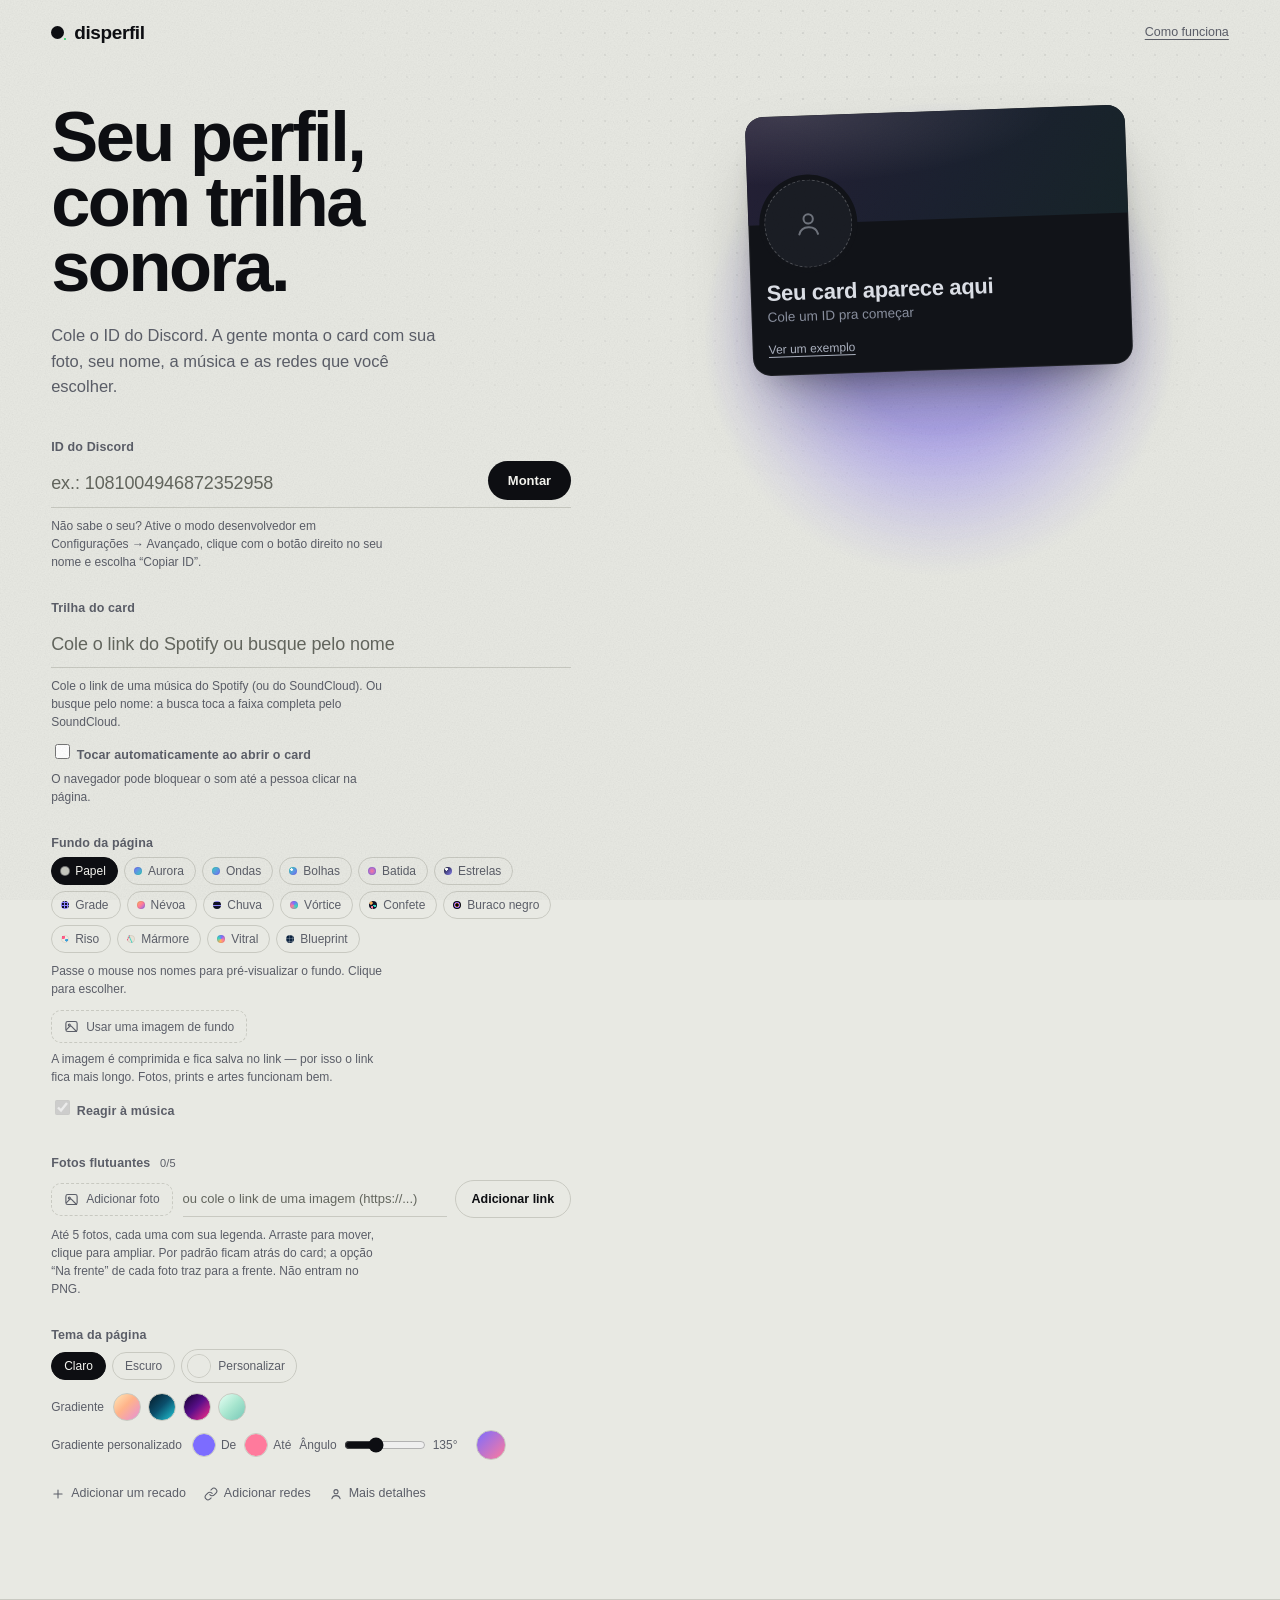
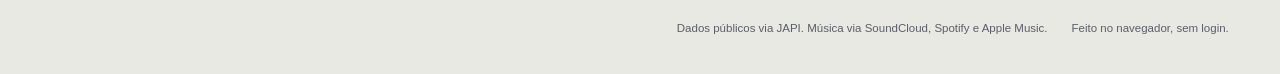
<file: index.html>
<!doctype html>
<html lang="pt-BR">
<head>
  <base href="./">
  <meta charset="utf-8">
  <meta name="viewport" content="width=device-width, initial-scale=1">
  <title>disperfil — seu perfil do Discord com trilha sonora</title>
  <meta name="description" content="Cole seu ID do Discord e monte um card com sua foto, seu nome e a música que você quiser. Sem login, direto no navegador.">
  <meta name="theme-color" content="#e8e9e3">
  <meta property="og:title" content="disperfil — seu perfil do Discord com trilha sonora">
  <meta property="og:description" content="Cole seu ID do Discord, escolha uma música e leve seu card.">
  <meta property="og:type" content="website">
  <meta property="og:url" content="https://disbio.io/">
  <meta property="og:site_name" content="disperfil">
  <meta name="twitter:card" content="summary">
  <link rel="icon" href="favicon.svg" type="image/svg+xml">
  <link rel="preconnect" href="https://api.fontshare.com">
  <link rel="preconnect" href="https://cdn.fontshare.com" crossorigin>
  <link rel="stylesheet" href="https://api.fontshare.com/v2/css?f[]=clash-display@600,500&display=swap">
  <link rel="stylesheet" href="https://api.fontshare.com/v2/css?f[]=switzer@400,500,600,700&display=swap">
  <link rel="stylesheet" href="styles.css?v=20261115-39">
</head>
<body>
  <div class="bg-photo" id="bg-photo" aria-hidden="true"></div>
  <div class="grain" aria-hidden="true"></div>
  <canvas class="bg-canvas" id="bg-canvas" aria-hidden="true"></canvas>

  <header class="top">
    <a class="brand" href="./" aria-label="disperfil, início">
      <span class="brand__mark" aria-hidden="true"></span>
      <span>disperfil</span>
    </a>
    <button class="top__help" type="button" data-open-help aria-haspopup="dialog">Como funciona</button>
    <a class="share-create" href="index.html">Criar o seu card</a>
  </header>

  <main class="layout">
    <h1 class="sr-only" id="share-heading" hidden>Perfil no Discord</h1>

    <section class="intro" aria-labelledby="page-title">
      <h1 id="page-title">Seu perfil,<br>com trilha<br>sonora.</h1>
      <p class="intro__lead">Cole o ID do Discord. A gente monta o card com sua foto, seu nome, a música e as redes que você escolher.</p>

      <form class="form" id="profile-form" novalidate>
        <div class="field" id="id-field">
          <label for="discord-id">ID do Discord</label>
          <div class="field__row">
            <input id="discord-id" name="discord-id" type="text" inputmode="numeric" autocomplete="off" spellcheck="false" placeholder="ex.: 1081004946872352958" aria-describedby="id-hint id-error">
            <button class="btn btn--solid" type="submit" id="submit-btn">Montar</button>
          </div>
          <p class="field__hint" id="id-hint">Não sabe o seu? Ative o modo desenvolvedor em Configurações → Avançado, clique com o botão direito no seu nome e escolha “Copiar ID”.</p>
          <p class="field__error" id="id-error" role="alert" hidden></p>
        </div>

        <div class="field" id="music-field">
          <label for="music-input">Trilha do card</label>
          <div class="combo">
            <div class="field__row">
              <input id="music-input" type="text" autocomplete="off" spellcheck="false" placeholder="Cole o link do Spotify ou busque pelo nome" aria-describedby="music-hint" aria-controls="music-results">
              <span class="field__spinner" id="music-spinner" hidden aria-hidden="true"></span>
            </div>
            <div class="results" id="music-results" hidden></div>
          </div>
          <p class="field__hint" id="music-hint">Cole o link de uma música do Spotify (ou do SoundCloud). Ou busque pelo nome: a busca toca a faixa completa pelo SoundCloud.</p>

          <div class="start-at" id="start-at" hidden>
            <label class="start-at__label" for="start-input">Começa em</label>
            <div class="start-at__row">
              <input id="start-input" type="text" inputmode="numeric" placeholder="0:00" value="0:00" aria-describedby="start-hint start-warning">
              <button class="start-at__use" id="start-use-current" type="button">Usar o momento atual</button>
            </div>
            <p class="field__hint" id="start-hint">Quando alguém der play, a música começa nesse ponto.</p>
            <p class="field__warn" id="start-warning" hidden></p>
          </div>

          <label class="autoplay-toggle">
            <input type="checkbox" id="autoplay-toggle">
            <span>Tocar automaticamente ao abrir o card</span>
          </label>
          <p class="field__hint" id="autoplay-hint">O navegador pode bloquear o som até a pessoa clicar na página.</p>
        </div>

        <div class="field bg-field">
          <span class="field__label" id="bg-label">Fundo da página</span>
          <div class="bg-picker" id="bg-picker" role="group" aria-labelledby="bg-label">
            <button class="bg-option is-active" type="button" data-bg="none" aria-pressed="true">Papel</button>
            <button class="bg-option" type="button" data-bg="aurora" aria-pressed="false">Aurora</button>
            <button class="bg-option" type="button" data-bg="waves" aria-pressed="false">Ondas</button>
            <button class="bg-option" type="button" data-bg="bubbles" aria-pressed="false">Bolhas</button>
            <button class="bg-option" type="button" data-bg="pulse" aria-pressed="false">Batida</button>
            <button class="bg-option" type="button" data-bg="stars" aria-pressed="false">Estrelas</button>
            <button class="bg-option" type="button" data-bg="grid" aria-pressed="false">Grade</button>
            <button class="bg-option" type="button" data-bg="mesh" aria-pressed="false">Névoa</button>
            <button class="bg-option" type="button" data-bg="rain" aria-pressed="false">Chuva</button>
            <button class="bg-option" type="button" data-bg="vortex" aria-pressed="false">Vórtice</button>
            <button class="bg-option" type="button" data-bg="confetti" aria-pressed="false">Confete</button>
            <button class="bg-option" type="button" data-bg="blackhole" aria-pressed="false">Buraco negro</button>
            <button class="bg-option" type="button" data-bg="riso" aria-pressed="false">Riso</button>
            <button class="bg-option" type="button" data-bg="marble" aria-pressed="false">Mármore</button>
            <button class="bg-option" type="button" data-bg="glass" aria-pressed="false">Vitral</button>
            <button class="bg-option" type="button" data-bg="blueprint" aria-pressed="false">Blueprint</button>
          </div>
          <p class="field__hint" id="bg-hint">Passe o mouse nos nomes para pré-visualizar o fundo. Clique para escolher.</p>
          <div class="bg-image">
            <label class="bg-image__pick" for="bg-image">
              <svg class="icon" viewBox="0 0 24 24" fill="none" stroke="currentColor" stroke-width="1.8" stroke-linecap="round" stroke-linejoin="round" aria-hidden="true" focusable="false"><rect x="3" y="4" width="18" height="16" rx="3"/><circle cx="8.5" cy="9.5" r="1.6"/><path d="m4 17 5.2-5.2a2 2 0 0 1 2.8 0L20 20"/></svg>
              <span id="bg-image-label">Usar uma imagem de fundo</span>
            </label>
            <input class="sr-only" id="bg-image" type="file" accept="image/jpeg,image/png,image/webp,image/avif">
            <div class="bg-image__thumb" id="bg-image-thumb-wrap" hidden>
              <img id="bg-image-thumb" alt="">
              <button class="bg-image__clear" id="bg-image-clear" type="button">Remover</button>
            </div>
          </div>
          <p class="field__hint" id="bg-image-hint">A imagem é comprimida e fica salva no link — por isso o link fica mais longo. Fotos, prints e artes funcionam bem.</p>
          <label class="bg-reactive">
            <input type="checkbox" id="bg-reactive" checked>
            <span>Reagir à música</span>
          </label>
        </div>

        <div class="field card-image-field">
          <span class="field__label" id="card-image-label-title">Fotos flutuantes <span class="photo-count" id="photo-count">0/5</span></span>
          <div class="photo-add">
            <label class="bg-image__pick" for="card-image">
              <svg class="icon" viewBox="0 0 24 24" fill="none" stroke="currentColor" stroke-width="1.8" stroke-linecap="round" stroke-linejoin="round" aria-hidden="true" focusable="false"><rect x="3" y="4" width="18" height="16" rx="3"/><circle cx="8.5" cy="9.5" r="1.6"/><path d="m4 17 5.2-5.2a2 2 0 0 1 2.8 0L20 20"/></svg>
              <span id="card-image-label">Adicionar foto</span>
            </label>
            <input class="sr-only" id="card-image" type="file" accept="image/jpeg,image/png,image/webp,image/avif">
            <div class="card-image-url">
              <input id="card-image-url" type="url" placeholder="ou cole o link de uma imagem (https://...)" autocomplete="off" spellcheck="false" aria-label="Link de uma foto flutuante">
              <button class="btn btn--ghost btn--sm" id="card-image-url-apply" type="button">Adicionar link</button>
            </div>
          </div>
          <div class="photo-list" id="photo-list"></div>
          <p class="field__hint" id="card-image-hint">Até 5 fotos, cada uma com sua legenda. Arraste para mover, clique para ampliar. Por padrão ficam atrás do card; a opção “Na frente” de cada foto traz para a frente. Não entram no PNG.</p>
        </div>

        <div class="field theme-field">
          <span class="field__label" id="theme-label">Tema da página</span>
          <div class="theme-picker" id="theme-picker" role="group" aria-labelledby="theme-label">
            <button class="theme-option is-active" type="button" data-theme="light" aria-pressed="true">Claro</button>
            <button class="theme-option" type="button" data-theme="dark" aria-pressed="false">Escuro</button>
            <label class="theme-color" id="theme-color-label">
              <input type="color" id="theme-color" value="#e8e9e3" aria-label="Escolher a cor de fundo">
              <span>Personalizar</span>
            </label>
          </div>
          <div class="theme-gradients" id="theme-gradients" role="group" aria-label="Gradientes da página">
            <span class="theme-gradients__label">Gradiente</span>
            <button class="theme-gradient" type="button" data-gradient="sunset" aria-label="Pôr do sol" aria-pressed="false" title="Pôr do sol"></button>
            <button class="theme-gradient" type="button" data-gradient="ocean" aria-label="Oceano" aria-pressed="false" title="Oceano"></button>
            <button class="theme-gradient" type="button" data-gradient="neon" aria-label="Neon" aria-pressed="false" title="Neon"></button>
            <button class="theme-gradient" type="button" data-gradient="mint" aria-label="Menta" aria-pressed="false" title="Menta"></button>
          </div>
          <div class="gradient-builder" id="gradient-builder">
            <span class="gradient-builder__label">Gradiente personalizado</span>
            <label class="gradient-color" title="Cor inicial">
              <input type="color" id="gradient-start" value="#7c6cff" aria-label="Cor inicial do gradiente">
              <span>De</span>
            </label>
            <label class="gradient-color" title="Cor final">
              <input type="color" id="gradient-end" value="#ff7a9c" aria-label="Cor final do gradiente">
              <span>Até</span>
            </label>
            <label class="gradient-angle">
              <span>Ângulo</span>
              <input type="range" id="gradient-angle" min="0" max="360" step="5" value="135" aria-label="Ângulo do gradiente">
              <span id="gradient-angle-value">135°</span>
            </label>
            <button class="theme-gradient theme-gradient--custom" id="gradient-custom" type="button" data-gradient="custom" aria-label="Usar gradiente personalizado" aria-pressed="false" title="Usar gradiente personalizado"></button>
          </div>
        </div>

        <div class="field field--extras">
          <div class="field__toggles">
            <button class="field__toggle" id="status-toggle" type="button" aria-expanded="false" aria-controls="status-wrap">
              <svg class="icon" viewBox="0 0 24 24" fill="none" stroke="currentColor" stroke-width="1.8" stroke-linecap="round" aria-hidden="true" focusable="false"><line x1="12" y1="5" x2="12" y2="19"/><line x1="5" y1="12" x2="19" y2="12"/></svg>
              Adicionar um recado
            </button>
            <button class="field__toggle" id="links-toggle" type="button" aria-expanded="false" aria-controls="links-wrap">
              <svg class="icon" viewBox="0 0 24 24" fill="none" stroke="currentColor" stroke-width="1.8" stroke-linecap="round" stroke-linejoin="round" aria-hidden="true" focusable="false"><path d="M10 13a5 5 0 0 0 7.54.54l3-3a5 5 0 0 0-7.07-7.07l-1.72 1.71"/><path d="M14 11a5 5 0 0 0-7.54-.54l-3 3a5 5 0 0 0 7.07 7.07l1.71-1.71"/></svg>
              Adicionar redes
            </button>
            <button class="field__toggle" id="details-toggle" type="button" aria-expanded="false" aria-controls="details-wrap">
              <svg class="icon" viewBox="0 0 24 24" fill="none" stroke="currentColor" stroke-width="1.8" stroke-linecap="round" stroke-linejoin="round" aria-hidden="true" focusable="false"><circle cx="12" cy="8" r="3.5"/><path d="M5 20c.9-3.6 3.6-5.2 7-5.2s6.1 1.6 7 5.2"/></svg>
              Mais detalhes
            </button>
          </div>

          <div class="field__extra" id="status-wrap" hidden>
            <label class="status__label" for="status-input">Recado</label>
            <div class="field__row">
              <input id="status-input" type="text" maxlength="60" placeholder="me chama pra jogar" autocomplete="off">
              <span class="field__count" id="status-count">0/60</span>
            </div>
          </div>

          <div class="field__extra" id="links-wrap" hidden>
            <label class="status__label" for="link-input">Rede ou site</label>
            <div class="field__row">
              <input id="link-input" type="text" inputmode="url" autocomplete="off" spellcheck="false" placeholder="instagram.com/seuuser" aria-describedby="links-hint link-error">
              <button class="btn btn--solid btn--sm" id="link-add" type="button">Adicionar</button>
            </div>
            <p class="field__hint" id="links-hint">Instagram, TikTok, X, YouTube, Twitch, GitHub ou um site. Cole o link completo.</p>
            <p class="field__error" id="link-error" role="alert" hidden></p>
            <ul class="link-chips" id="link-chips" hidden></ul>
          </div>

          <div class="field__extra" id="details-wrap" hidden>
            <div class="details-group">
              <label class="status__label" for="pronouns-input">Pronomes</label>
              <div class="field__row">
                <input id="pronouns-input" type="text" maxlength="24" placeholder="ele/dele" autocomplete="off">
              </div>
            </div>
            <div class="details-group">
              <label class="status__label" for="location-input">Localização</label>
              <div class="combo location-combo">
                <div class="field__row">
                  <input id="location-input" type="text" maxlength="40" placeholder="São Paulo, SP" autocomplete="off" role="combobox" aria-autocomplete="list" aria-expanded="false" aria-controls="location-results" aria-describedby="location-hint">
                  <span class="field__spinner" id="location-spinner" hidden aria-hidden="true"></span>
                </div>
                <div class="results location-results" id="location-results" role="listbox" aria-label="Sugestões de localização" hidden></div>
              </div>
              <p class="field__hint" id="location-hint">Escolha uma sugestão ou digite do seu jeito.</p>
            </div>
            <div class="details-group">
              <label class="status__label" for="bio-input">Sobre mim</label>
              <div class="field__row field__row--area">
                <textarea id="bio-input" maxlength="160" rows="2" placeholder="Uma frase sobre você..."></textarea>
                <span class="field__count" id="bio-count">0/160</span>
              </div>
            </div>
          </div>
        </div>
      </form>
    </section>

    <section class="stage" aria-label="Prévia do card">
      <div class="stage__glow" id="stage-glow" aria-hidden="true"></div>
      <div class="floating-photos" id="floating-photos"></div>

      <div class="stage__wrap">
        <article class="card is-empty" id="card" aria-busy="false">
          <div class="card__banner" id="card-banner"></div>
          <div class="card__body">
            <div class="card__avatar-wrap">
              <div class="card__avatar" id="card-avatar"></div>
              <img class="card__decoration" id="card-decoration" alt="" width="106" height="106" hidden>
              <span class="card__dot" id="card-status-dot" role="img" hidden></span>
            </div>

            <div class="card__identity">
              <h2 class="card__name" id="card-name">Seu card aparece aqui</h2>
              <p class="card__handle" id="card-handle">Cole um ID pra começar</p>
            </div>

            <ul class="card__badges" id="card-badges" hidden></ul>

            <div class="card__divider" id="card-divider" hidden></div>

            <p class="card__status" id="card-status" hidden>
              <svg class="icon" viewBox="0 0 24 24" fill="none" stroke="currentColor" stroke-width="1.7" stroke-linecap="round" stroke-linejoin="round" aria-hidden="true" focusable="false"><path d="M21 11.5a8.38 8.38 0 0 1-.9 3.8 8.5 8.5 0 0 1-7.6 4.7 8.38 8.38 0 0 1-3.8-.9L3 21l1.9-5.7a8.38 8.38 0 0 1-.9-3.8 8.5 8.5 0 0 1 4.7-7.6 8.38 8.38 0 0 1 3.8-.9h.5a8.48 8.48 0 0 1 8 8v.5Z"/></svg>
              <span id="card-status-text"></span>
            </p>

            <div class="card__bio" id="card-bio" hidden>
              <p class="card__bio-label">Sobre mim</p>
              <p class="card__bio-text" id="card-bio-text"></p>
            </div>

            <p class="card__location" id="card-location" hidden>
              <svg viewBox="0 0 24 24" fill="none" stroke="currentColor" stroke-width="1.7" stroke-linecap="round" stroke-linejoin="round" aria-hidden="true" focusable="false"><path d="M12 21s-7-6.1-7-11a7 7 0 0 1 14 0c0 4.9-7 11-7 11Z"/><circle cx="12" cy="10" r="2.6"/></svg>
              <span id="card-location-text"></span>
            </p>

            <div class="music" id="music" data-mode="preview" hidden>
              <div class="music__cover">
                <img id="music-cover" alt="" width="40" height="40">
                <button class="music__play" id="music-play" type="button" aria-label="Tocar prévia">
                  <svg class="icon icon--play" viewBox="0 0 24 24" fill="currentColor" aria-hidden="true" focusable="false"><path d="M8 5.5v13l10.5-6.5z"/></svg>
                  <svg class="icon icon--pause" viewBox="0 0 24 24" fill="currentColor" aria-hidden="true" focusable="false"><rect x="7" y="5" width="3.6" height="14" rx="1"/><rect x="13.4" y="5" width="3.6" height="14" rx="1"/></svg>
                </button>
              </div>

              <div class="music__meta">
                <p class="music__label">
                  <span class="music__icon" id="music-icon-spotify" hidden>
                    <svg viewBox="0 0 24 24" fill="currentColor" aria-hidden="true" focusable="false"><path d="M12 0C5.4 0 0 5.4 0 12s5.4 12 12 12 12-5.4 12-12S18.66 0 12 0Zm5.5 17.3a.75.75 0 0 1-1.03.25c-2.82-1.72-6.37-2.11-10.55-1.16a.75.75 0 1 1-.33-1.46c4.57-1.04 8.5-.6 11.66 1.34.35.22.46.68.25 1.03Zm1.47-3.27a.94.94 0 0 1-1.29.31c-3.23-1.98-8.15-2.56-11.97-1.4a.94.94 0 1 1-.55-1.8c4.36-1.32 9.78-.67 13.5 1.6.44.27.58.85.31 1.29Zm.13-3.4C15.24 8.34 8.83 8.12 5.13 9.24a1.13 1.13 0 1 1-.66-2.16c4.25-1.29 11.32-1.04 15.77 1.6a1.13 1.13 0 0 1-1.15 1.95Z"/></svg>
                  </span>
                  <span class="music__icon" id="music-icon-preview">
                    <svg viewBox="0 0 24 24" fill="currentColor" aria-hidden="true" focusable="false"><rect x="3" y="10" width="2.4" height="4" rx="1.2"/><rect x="7.5" y="6" width="2.4" height="12" rx="1.2"/><rect x="12" y="8" width="2.4" height="8" rx="1.2"/><rect x="16.5" y="4" width="2.4" height="16" rx="1.2"/><rect x="21" y="9" width="2.4" height="6" rx="1.2" opacity=".45"/></svg>
                  </span>
                  <span class="music__icon" id="music-icon-youtube" hidden>
                    <svg viewBox="0 0 24 24" fill="currentColor" aria-hidden="true" focusable="false"><path d="M23.5 6.2a3 3 0 0 0-2.1-2.1C19.5 3.6 12 3.6 12 3.6s-7.5 0-9.4.5A3 3 0 0 0 .5 6.2 31 31 0 0 0 0 12a31 31 0 0 0 .5 5.8 3 3 0 0 0 2.1 2.1c1.9.5 9.4.5 9.4.5s7.5 0 9.4-.5a3 3 0 0 0 2.1-2.1A31 31 0 0 0 24 12a31 31 0 0 0-.5-5.8ZM9.6 15.6V8.4l6.2 3.6-6.2 3.6Z"/></svg>
                  </span>
                  <span class="music__icon" id="music-icon-soundcloud" hidden>
                    <svg viewBox="0 0 24 24" fill="currentColor" aria-hidden="true" focusable="false"><path d="M6.2 17.8a4.2 4.2 0 0 1-.3-8.4 5.8 5.8 0 0 1 11.2 1.4 3.6 3.6 0 0 1-.6 7H6.2Zm2.1-10.2c.2 0 .3.1.3.3v7.8c0 .2-.1.3-.3.3s-.3-.1-.3-.3V7.9c0-.2.1-.3.3-.3Zm2 .8c.2 0 .3.1.3.3v7c0 .2-.1.3-.3.3s-.3-.1-.3-.3v-7c0-.2.1-.3.3-.3Zm2.2-1.1c.2 0 .3.1.3.3v8.1c0 .2-.1.3-.3.3s-.3-.1-.3-.3V7.6c0-.2.1-.3.3-.3Z"/></svg>
                  </span>
                  <span id="music-label">Tocando agora</span>
                  <span class="music__eq" aria-hidden="true"><i></i><i></i><i></i><i></i></span>
                </p>
                <p class="music__title" id="music-title"></p>
                <p class="music__artist" id="music-artist"></p>
              </div>

              <button class="music__expand" id="music-expand" type="button" aria-label="Abrir player do Spotify" aria-expanded="false" hidden>
                <svg viewBox="0 0 24 24" fill="none" stroke="currentColor" stroke-width="2" stroke-linecap="round" stroke-linejoin="round" aria-hidden="true" focusable="false"><polyline points="6 9 12 15 18 9"/></svg>
              </button>

              <button class="music__toggle" id="music-toggle" type="button" aria-label="Tocar no Spotify" hidden>
                <svg class="icon icon--play" viewBox="0 0 24 24" fill="currentColor" aria-hidden="true" focusable="false"><path d="M8 5.5v13l10.5-6.5z"/></svg>
                <svg class="icon icon--pause" viewBox="0 0 24 24" fill="currentColor" aria-hidden="true" focusable="false"><rect x="7" y="5" width="3.6" height="14" rx="1"/><rect x="13.4" y="5" width="3.6" height="14" rx="1"/></svg>
              </button>

              <div class="music__progress" id="music-progress">
                <div class="music__bar" id="music-bar" role="slider" tabindex="0" aria-label="Progresso da música" aria-valuemin="0" aria-valuemax="100" aria-valuenow="0" aria-valuetext="0:00 de 0:00" aria-disabled="true" title="Clique ou arraste para avançar">
                  <span id="music-fill"></span>
                  <span class="music__thumb" id="music-thumb" aria-hidden="true"></span>
                </div>
                <div class="music__times"><span id="music-current">0:00</span><span id="music-duration">0:30</span></div>
              </div>
            </div>

            <div class="spotify" id="spotify-slot" hidden></div>
            <div class="spotify-host" id="spotify-host" aria-hidden="true" inert></div>
            <div class="yt-host" id="yt-host" aria-hidden="true" inert></div>
            <div class="sc-host" id="sc-host" aria-hidden="true" inert></div>

            <div class="card__links" id="card-links" hidden></div>

            <p class="card__since" id="card-since" hidden></p>

            <button class="card__example" id="example-btn" type="button">Ver um exemplo</button>
          </div>
        </article>
      </div>

      <div class="stage__actions" id="card-actions" hidden>
        <button class="btn btn--solid btn--sm" id="download-btn" type="button">
          <svg class="icon" viewBox="0 0 24 24" fill="none" stroke="currentColor" stroke-width="1.8" stroke-linecap="round" stroke-linejoin="round" aria-hidden="true" focusable="false"><path d="M21 15v4a2 2 0 0 1-2 2H5a2 2 0 0 1-2-2v-4"/><polyline points="7 10 12 15 17 10"/><line x1="12" y1="15" x2="12" y2="3"/></svg>
          Baixar card
        </button>
        <button class="btn btn--ghost btn--sm" id="copy-btn" type="button">
          <svg class="icon" viewBox="0 0 24 24" fill="none" stroke="currentColor" stroke-width="1.8" stroke-linecap="round" stroke-linejoin="round" aria-hidden="true" focusable="false"><path d="M10 13a5 5 0 0 0 7.54.54l3-3a5 5 0 0 0-7.07-7.07l-1.72 1.71"/><path d="M14 11a5 5 0 0 0-7.54-.54l-3 3a5 5 0 0 0 7.07 7.07l1.71-1.71"/></svg>
          Copiar link
        </button>
        <button class="btn btn--text btn--sm" id="clear-btn" type="button">Limpar</button>
      </div>

      <div class="stage__share" id="stage-share" hidden>
        <label class="stage__share-label" for="share-name">Link personalizado</label>
        <span class="stage__share-prefix" id="share-prefix" aria-hidden="true">#k=</span>
        <input id="share-name" type="text" maxlength="32" placeholder="meu-card" autocomplete="off" spellcheck="false" aria-describedby="share-name-hint">
      </div>
      <p class="stage__share-hint" id="share-name-hint" hidden>Opcional. Sem nome, o link curto usa um código aleatório. O nome precisa estar livre.</p>
    </section>
  </main>

  <footer class="foot">
    <p>Dados públicos via JAPI. Música via SoundCloud, Spotify e Apple Music.</p>
    <p>Feito no navegador, sem login.</p>
  </footer>

  <dialog class="help" id="help" aria-labelledby="help-title">
    <div class="help__inner">
      <div class="help__top">
        <h2 id="help-title">Como funciona</h2>
        <button class="help__close" type="button" data-close-help aria-label="Fechar">
          <svg class="icon" viewBox="0 0 24 24" fill="none" stroke="currentColor" stroke-width="1.8" stroke-linecap="round" aria-hidden="true" focusable="false"><line x1="6" y1="6" x2="18" y2="18"/><line x1="18" y1="6" x2="6" y2="18"/></svg>
        </button>
      </div>
      <ol class="help__steps">
        <li><strong>Cole o ID do Discord.</strong> Ative o modo desenvolvedor em Configurações → Avançado, clique com o botão direito no seu nome e escolha “Copiar ID”.</li>
        <li><strong>Escolha a trilha.</strong> Busque pelo nome e a faixa completa toca pelo SoundCloud. Também dá pra colar um link do Spotify ou do SoundCloud. Dá pra definir em que minuto ela começa.</li>
        <li><strong>Deixe com a sua cara.</strong> Escolha um fundo animado — inclusive Estrelas, Grade e Névoa — ou use uma imagem sua. Troque o tema e adicione pronomes, localização e bio.</li>
        <li><strong>Leve o card.</strong> Baixe em PNG ou copie o link. O link abre só o card para quem receber. O ID, a música, o recado, as redes, os detalhes, a imagem e o tema ficam salvos no endereço.</li>
      </ol>
      <p class="help__note">O card mostra dados públicos do seu perfil. Nada de login, nada de senha.</p>
      <p class="help__note">A música toca no card. O Discord não permite mudar sua presença por fora, então nada é alterado na sua conta.</p>
      <p class="help__fine">Não afiliado ao Discord, Spotify, SoundCloud ou Apple.</p>
    </div>
  </dialog>

  <dialog class="photo-dialog" id="photo-dialog" aria-labelledby="photo-dialog-title">
    <div class="photo-dialog__top">
      <h2 id="photo-dialog-title">Foto flutuante</h2>
      <button class="help__close" type="button" data-close-photo aria-label="Fechar">
        <svg class="icon" viewBox="0 0 24 24" fill="none" stroke="currentColor" stroke-width="1.8" stroke-linecap="round" aria-hidden="true" focusable="false"><line x1="6" y1="6" x2="18" y2="18"/><line x1="18" y1="6" x2="6" y2="18"/></svg>
      </button>
    </div>
    <img id="photo-dialog-img" alt="">
    <p class="photo-dialog__caption" id="photo-dialog-caption" hidden></p>
  </dialog>

  <div class="toast" id="toast" role="status" aria-live="polite" hidden></div>

  <noscript>
    <p class="noscript">Este site precisa de JavaScript para montar o card.</p>
  </noscript>

  <script src="app.js?v=20261115-39" defer></script>
</body>
</html>
</file>
<file: styles.css>
:root {
  --bg: #e8e9e3;
  --ink: #0d0e12;
  --muted: #5b5e68;
  --line: #c8c9c1;
  --accent: #4b3bff;
  --card: #111318;
  --card-2: #1a1d24;
  --card-line: rgba(255, 255, 255, .08);
  --text: #f4f5f7;
  --text-muted: #9aa0ae;
  --green: #1ed760;
  --danger: #b42318;
  --radius: 18px;
  --on-ink: #f6f6f1;
  --placeholder: #63665e;
  --panel: #fbfbf7;
  --panel-hover: #eeeeE7;
  --dots: rgba(13, 14, 18, .14);
  --toast-text: #f4f5f7;
  --help-step: #2b2d35;
  --chip-bg: #14161c;
  --chip-border: #2a2d36;
  --close-hover: #dedfd8;
  color-scheme: light;
  -webkit-text-size-adjust: 100%;
}

:root.theme-dark {
  --bg: #0c0d12;
  --ink: #f2f2ec;
  --muted: #a0a3ad;
  --line: #2a2d36;
  --accent: #8f86ff;
  --danger: #ff8b7e;
  --on-ink: #0c0d12;
  --placeholder: #8b8f9a;
  --panel: #15171e;
  --panel-hover: #1e212a;
  --dots: rgba(255, 255, 255, .1);
  --toast-text: #0c0d12;
  --help-step: #e6e7e2;
  --chip-bg: #15171e;
  --chip-border: #2a2d36;
  --close-hover: #22252e;
  color-scheme: dark;
}

*, *::before, *::after { box-sizing: border-box; }

[hidden] { display: none !important; }

html { scroll-behavior: smooth; }

body {
  margin: 0;
  min-height: 100vh;
  background: var(--bg);
  color: var(--ink);
  font-family: "Switzer", "Helvetica Neue", Arial, sans-serif;
  -webkit-font-smoothing: antialiased;
  text-rendering: optimizeLegibility;
  overflow-x: hidden;
  transition: background-color .35s ease, color .35s ease;
}

body::before {
  content: "";
  position: fixed;
  inset: 0;
  z-index: 0;
  pointer-events: none;
  background-image: radial-gradient(var(--dots) 1px, transparent 1.2px);
  background-size: 22px 22px;
  opacity: .55;
  -webkit-mask-image: radial-gradient(60% 55% at 68% 12%, #000 10%, transparent 100%);
  mask-image: radial-gradient(60% 55% at 68% 12%, #000 10%, transparent 100%);
  animation: dotsDrift 26s linear infinite;
}

@keyframes dotsDrift {
  to { background-position: 22px 22px; }
}

.grain {
  position: fixed;
  inset: 0;
  z-index: 100;
  pointer-events: none;
  opacity: .26;
  mix-blend-mode: multiply;
  background-image: url("data:image/svg+xml,%3Csvg xmlns='http://www.w3.org/2000/svg' width='140' height='140'%3E%3Cfilter id='n'%3E%3CfeTurbulence type='fractalNoise' baseFrequency='.75' numOctaves='3' stitchTiles='stitch'/%3E%3CfeColorMatrix type='saturate' values='0'/%3E%3C/filter%3E%3Crect width='140' height='140' filter='url(%23n)' opacity='.55'/%3E%3C/svg%3E");
}

:root.theme-dark .grain {
  mix-blend-mode: screen;
  opacity: .13;
}

.bg-canvas {
  position: fixed;
  inset: 0;
  z-index: 0;
  display: none;
  width: 100%;
  height: 100%;
  pointer-events: none;
  opacity: .8;
  transition: opacity .5s ease;
}

body.has-bg .bg-canvas { display: block; }
body.is-sharing .bg-canvas { opacity: 1; }

.bg-photo {
  position: fixed;
  inset: -2%;
  z-index: 0;
  pointer-events: none;
  background-position: center;
  background-size: cover;
  background-repeat: no-repeat;
  opacity: 0;
  transform: scale(1.04);
  transition: opacity .6s ease;
  will-change: transform, opacity;
}

.bg-photo::after {
  content: "";
  position: absolute;
  inset: 0;
  background: rgba(12, 13, 18, .32);
  background:
    linear-gradient(90deg, color-mix(in srgb, var(--bg) 86%, transparent) 0%, color-mix(in srgb, var(--bg) 52%, transparent) 46%, color-mix(in srgb, var(--bg) 22%, transparent) 100%),
    linear-gradient(180deg, color-mix(in srgb, var(--bg) 44%, transparent), color-mix(in srgb, var(--bg) 62%, transparent));
}

.bg-photo.is-on { opacity: 1; }
body.has-photo .bg-photo.is-on { animation: photoDrift 38s ease-in-out infinite alternate; }
body.has-photo::before { opacity: .18; }
body.has-photo.has-bg .bg-canvas { opacity: .55; }
body.is-sharing.has-photo.has-bg .bg-canvas { opacity: .7; }

@keyframes photoDrift {
  from { transform: scale(1.04) translate3d(-.6%, -.6%, 0); }
  to { transform: scale(1.09) translate3d(.6%, .6%, 0); }
}

::selection { background: var(--ink); color: var(--bg); }
.card ::selection { background: #6b5bff; color: #fff; }

:focus-visible {
  outline: 2px solid var(--accent);
  outline-offset: 3px;
}
.card :focus-visible,
.help :focus-visible {
  outline-color: #8f86ff;
}

a { color: inherit; }

.sr-only {
  position: absolute;
  width: 1px;
  height: 1px;
  padding: 0;
  margin: -1px;
  overflow: hidden;
  clip: rect(0, 0, 0, 0);
  white-space: nowrap;
  border: 0;
}

.icon { width: 16px; height: 16px; flex: none; }

/* ---------- header ---------- */

.top {
  position: relative;
  z-index: 1;
  display: flex;
  align-items: center;
  justify-content: space-between;
  gap: 16px;
  max-width: 1320px;
  margin: 0 auto;
  padding: 22px clamp(20px, 4vw, 56px);
}

.brand {
  display: inline-flex;
  align-items: center;
  gap: 10px;
  color: var(--ink);
  text-decoration: none;
  font-family: "Clash Display", "Helvetica Neue", sans-serif;
  font-size: 19px;
  font-weight: 600;
  letter-spacing: -.02em;
  line-height: 1;
}

.brand__mark {
  position: relative;
  width: 13px;
  height: 13px;
  border-radius: 50%;
  background: var(--ink);
  flex: none;
}

.brand__mark::after {
  content: "";
  position: absolute;
  right: -4px;
  bottom: -3px;
  width: 6px;
  height: 6px;
  border-radius: 50%;
  background: var(--green);
  border: 2px solid var(--bg);
}

.top__help {
  border: 0;
  padding: 4px 0;
  background: none;
  color: var(--muted);
  font: 500 12.5px/1 "Switzer", sans-serif;
  text-decoration: underline;
  text-underline-offset: 3px;
  text-decoration-thickness: 1px;
  cursor: pointer;
}

.top__help:hover { color: var(--ink); }

/* ---------- layout ---------- */

.layout {
  position: relative;
  z-index: 2;
  display: grid;
  grid-template-columns: minmax(0, 1.05fr) minmax(0, .95fr);
  gap: clamp(32px, 6vw, 96px);
  align-items: start;
  max-width: 1280px;
  margin: 0 auto;
  padding: clamp(20px, 4.5vh, 56px) clamp(20px, 4vw, 56px) 96px;
}

.intro { max-width: 560px; }

.layout > * { min-width: 0; }
.form, .field, .combo, .results, .result { min-width: 0; }

.intro h1 {
  margin: 0 0 24px;
  font-family: "Clash Display", "Helvetica Neue", sans-serif;
  font-size: clamp(48px, 5.5vw, 82px);
  font-weight: 600;
  line-height: .92;
  letter-spacing: -.035em;
}

.intro__lead {
  max-width: 43ch;
  margin: 0 0 40px;
  font-size: 16.5px;
  line-height: 1.55;
  color: var(--muted);
}

/* ---------- form ---------- */

.form {
  display: grid;
  gap: 30px;
  max-width: 520px;
}

.field { position: relative; }

.field > label {
  display: block;
  margin-bottom: 7px;
  color: var(--muted);
  font-size: 12.5px;
  font-weight: 600;
  letter-spacing: .01em;
}

.field__row {
  display: flex;
  align-items: center;
  gap: 10px;
  border-bottom: 1.5px solid var(--line);
  transition: border-color .2s ease;
}

.field__row:focus-within { border-color: var(--ink); }

.field__row input {
  flex: 1 1 auto;
  min-width: 0;
  width: 100%;
  border: 0;
  padding: 11px 0 12px;
  background: transparent;
  color: var(--ink);
  font: 500 18px/1.25 "Switzer", sans-serif;
  letter-spacing: -.005em;
  outline: none;
}

.field__row input::placeholder { color: var(--placeholder); opacity: 1; }

.field__row .btn { margin-bottom: 7px; flex: none; }

.field__hint {
  max-width: 50ch;
  margin: 9px 0 0;
  color: var(--muted);
  font-size: 12px;
  line-height: 1.5;
}

.field__error {
  margin: 8px 0 0;
  color: var(--danger);
  font-size: 12.5px;
  line-height: 1.45;
}

.field.is-invalid .field__row { border-color: var(--danger); }

.field--extras { margin-top: -6px; }

.field__toggles {
  display: flex;
  flex-wrap: wrap;
  gap: 18px;
}

.field__extra + .field__extra { margin-top: 16px; }

.status__label {
  display: block;
  margin-bottom: 6px;
  color: var(--muted);
  font-size: 12.5px;
  font-weight: 600;
  letter-spacing: .01em;
}

.link-chips {
  display: flex;
  flex-wrap: wrap;
  gap: 8px;
  margin: 12px 0 0;
  padding: 0;
  list-style: none;
}

.link-chip {
  display: inline-flex;
  align-items: center;
  gap: 7px;
  max-width: 100%;
  padding: 5px 6px 5px 8px;
  border: 1px solid var(--chip-border);
  border-radius: 999px;
  background: var(--chip-bg);
  color: #e8e9e3;
  font: 500 12px/1.2 "Switzer", sans-serif;
}

.link-chip img { width: 16px; height: 16px; flex: none; }

.link-chip span {
  overflow: hidden;
  max-width: 190px;
  text-overflow: ellipsis;
  white-space: nowrap;
}

.link-chip__remove {
  display: grid;
  place-items: center;
  width: 20px;
  height: 20px;
  flex: none;
  padding: 0;
  border: 0;
  border-radius: 50%;
  background: transparent;
  color: #9aa0ae;
  font: 400 15px/1 "Switzer", sans-serif;
  cursor: pointer;
}

.link-chip__remove:hover { background: rgba(255, 255, 255, .1); color: #fff; }

.field__toggle {
  display: inline-flex;
  align-items: center;
  gap: 6px;
  border: 0;
  padding: 2px 0;
  background: none;
  color: var(--muted);
  font: 500 12.5px/1.2 "Switzer", sans-serif;
  cursor: pointer;
}

.field__toggle:hover { color: var(--ink); }
.field__toggle .icon { width: 14px; height: 14px; }

.field__count {
  flex: none;
  padding-bottom: 2px;
  color: var(--muted);
  font-size: 11px;
  font-variant-numeric: tabular-nums;
}

.field__label {
  display: block;
  margin-bottom: 7px;
  color: var(--muted);
  font-size: 12.5px;
  font-weight: 600;
  letter-spacing: .01em;
}

.start-at {
  display: flex;
  flex-wrap: wrap;
  align-items: center;
  gap: 8px 10px;
  margin-top: 12px;
}

.start-at__label {
  color: var(--muted);
  font-size: 12.5px;
  font-weight: 600;
}

.start-at__row {
  display: flex;
  align-items: center;
  gap: 8px;
}

.start-at input {
  width: 64px;
  border: 0;
  border-bottom: 1.5px solid var(--line);
  padding: 4px 2px;
  background: transparent;
  color: var(--ink);
  font: 600 14px/1.2 "Switzer", sans-serif;
  font-variant-numeric: tabular-nums;
  text-align: center;
  outline: none;
}

.start-at input:focus { border-color: var(--ink); }

.start-at__use {
  border: 0;
  padding: 0;
  background: none;
  color: var(--muted);
  font: 500 11.5px/1.2 "Switzer", sans-serif;
  text-decoration: underline;
  text-underline-offset: 2px;
  cursor: pointer;
}

.start-at__use:hover { color: var(--ink); }
.start-at .field__hint { flex-basis: 100%; margin-top: 1px; }

.details-group + .details-group { margin-top: 14px; }

.location-combo { position: relative; }
.location-results { max-height: 248px; }

.location-combo.is-up .location-results {
  top: auto;
  bottom: calc(100% + 4px);
  box-shadow: 0 -30px 60px -30px rgba(13, 14, 18, .45), 0 -8px 20px -14px rgba(13, 14, 18, .22);
}

.result__icon--pin {
  background: var(--panel-hover);
  color: var(--muted);
}

.result__icon--pin svg { width: 16px; height: 16px; }

.field__row--area { align-items: flex-start; }

.field__row textarea {
  flex: 1 1 auto;
  min-width: 0;
  width: 100%;
  min-height: 54px;
  max-height: 160px;
  padding: 10px 0 8px;
  border: 0;
  background: transparent;
  color: var(--ink);
  font: 400 15px/1.45 "Switzer", sans-serif;
  resize: vertical;
  outline: none;
}

.field__row textarea::placeholder { color: var(--placeholder); opacity: 1; }
.field__row--area .field__count { padding-top: 12px; }

.field__warn {
  flex-basis: 100%;
  margin: 6px 0 0;
  color: var(--danger);
  font: 500 12px/1.45 "Switzer", sans-serif;
}

.bg-picker {
  display: flex;
  flex-wrap: wrap;
  gap: 6px;
}

.bg-option {
  display: inline-flex;
  align-items: center;
  gap: 6px;
  border: 1px solid var(--line);
  border-radius: 999px;
  padding: 7px 11px 7px 9px;
  background: transparent;
  color: var(--muted);
  font: 500 12px/1 "Switzer", sans-serif;
  cursor: pointer;
  transition: background-color .2s, border-color .2s, color .2s;
}

.bg-option::before {
  content: "";
  width: 8px;
  height: 8px;
  flex: none;
  border-radius: 50%;
  background: var(--line);
  box-shadow: inset 0 0 0 1px rgba(0, 0, 0, .08);
}

.bg-option[data-bg="none"]::before { background: #c8c9c1; }
:root.theme-dark .bg-option[data-bg="none"]::before { background: #5b5e68; }
.bg-option[data-bg="aurora"]::before { background: linear-gradient(135deg, #7c6cff, #35d6c4); }
.bg-option[data-bg="waves"]::before { background: linear-gradient(135deg, #35d6c4, #7c6cff); }
.bg-option[data-bg="bubbles"]::before { background: radial-gradient(circle at 32% 32%, #fff 0 16%, transparent 19%), linear-gradient(135deg, #35d6c4, #7c6cff); }
.bg-option[data-bg="pulse"]::before { background: radial-gradient(circle, #ff7a9c, #7c6cff); }
.bg-option[data-bg="stars"]::before { background: radial-gradient(circle at 30% 28%, #fff 0 16%, transparent 20%), linear-gradient(135deg, #101326, #8f86ff); }
.bg-option[data-bg="grid"]::before { background: repeating-linear-gradient(0deg, #8f86ff 0 1px, transparent 1px 3px), repeating-linear-gradient(90deg, #8f86ff 0 1px, transparent 1px 3px), #101326; }
.bg-option[data-bg="mesh"]::before { background: linear-gradient(135deg, #ffb35c, #ff7a9c 52%, #7c6cff); }
.bg-option[data-bg="rain"]::before { background: repeating-linear-gradient(180deg, #8f86ff 0 1px, transparent 1px 4px), #101326; }
.bg-option[data-bg="vortex"]::before { background: conic-gradient(from 0deg, #7c6cff, #35d6c4, #ff7a9c, #7c6cff); }
.bg-option[data-bg="confetti"]::before { background: radial-gradient(circle at 25% 25%, #ffb35c 0 18%, transparent 20%), radial-gradient(circle at 70% 60%, #35d6c4 0 16%, transparent 18%), radial-gradient(circle at 40% 80%, #ff7a9c 0 14%, transparent 16%), #101326; }
.bg-option[data-bg="blackhole"]::before { background: radial-gradient(circle, #000 0 27%, #ffb35c 30%, #ff7a9c 38%, #7c6cff 47%, transparent 62%), #05040c; }
.bg-option[data-bg="riso"]::before { background: radial-gradient(circle at 30% 30%, #ff5c8a 0 18%, transparent 22%), radial-gradient(circle at 70% 65%, #3aa0dc 0 16%, transparent 20%), #efeae0; }
.bg-option[data-bg="marble"]::before { background: linear-gradient(115deg, transparent 20%, #ff5c8a 22%, transparent 30%), linear-gradient(65deg, transparent 38%, #35d6c4 42%, transparent 54%), #e7e1d5; }
.bg-option[data-bg="glass"]::before { background: conic-gradient(from 20deg, #7c6cff, #ff7a9c, #ffb35c, #35d6c4, #7c6cff); }
.bg-option[data-bg="blueprint"]::before { background: linear-gradient(rgba(255,255,255,.22) 1px, transparent 1px), linear-gradient(90deg, rgba(255,255,255,.22) 1px, transparent 1px), #0c2440; background-size: 3px 3px, 3px 3px, auto; }

.bg-option:hover { border-color: var(--ink); color: var(--ink); }

.bg-option.is-preview {
  border-color: var(--accent);
  color: var(--ink);
  background: var(--panel);
}

.bg-option.is-active {
  border-color: var(--ink);
  background: var(--ink);
  color: var(--on-ink);
}

.bg-option.is-active::before { box-shadow: 0 0 0 1px color-mix(in srgb, var(--on-ink) 45%, transparent); }

.bg-image {
  display: flex;
  align-items: center;
  flex-wrap: wrap;
  gap: 9px;
  margin-top: 12px;
}

.bg-image__pick {
  display: inline-flex;
  align-items: center;
  gap: 7px;
  padding: 8px 12px;
  border: 1px dashed var(--line);
  border-radius: 10px;
  color: var(--muted);
  font: 500 12px/1 "Switzer", sans-serif;
  cursor: pointer;
  transition: border-color .2s, color .2s, background-color .2s;
}

.bg-image__pick:hover { border-color: var(--ink); color: var(--ink); background: var(--panel); }
.bg-image__pick:focus-within { outline: 2px solid var(--accent); outline-offset: 3px; }
.bg-image__pick .icon { width: 15px; height: 15px; flex: none; }

.bg-image__thumb { display: inline-flex; align-items: center; gap: 8px; }
.bg-image__thumb img {
  width: 42px;
  height: 42px;
  border: 1px solid var(--line);
  border-radius: 9px;
  object-fit: cover;
  background: var(--panel);
}

.bg-image__clear {
  padding: 2px;
  border: 0;
  background: none;
  color: var(--muted);
  font: 500 11.5px/1 "Switzer", sans-serif;
  text-decoration: underline;
  text-underline-offset: 3px;
  cursor: pointer;
}

.bg-image__clear:hover { color: var(--danger); }
#bg-image-hint { margin-top: 7px; }

.photo-count {
  margin-left: 6px;
  color: var(--muted);
  font: 500 11px/1 "Switzer", sans-serif;
}

.photo-add {
  display: flex;
  align-items: center;
  flex-wrap: wrap;
  gap: 10px;
  margin-top: 10px;
}

.photo-add .bg-image__pick { flex: none; }
.photo-add .card-image-url { flex: 1 1 250px; margin-top: 0; }
.bg-image__pick.is-disabled { opacity: .45; pointer-events: none; }

.photo-list {
  display: grid;
  gap: 8px;
  margin-top: 10px;
}

.photo-list:empty { display: none; }

.photo-item {
  display: flex;
  align-items: center;
  gap: 10px;
  padding: 7px 8px;
  border: 1px solid var(--line);
  border-radius: 12px;
  background: var(--panel);
}

.photo-item img {
  width: 52px;
  height: 52px;
  flex: none;
  border-radius: 8px;
  background: var(--panel-hover);
  object-fit: cover;
}

.photo-item__fields { flex: 1 1 auto; min-width: 0; }

.photo-item__caption {
  width: 100%;
  padding: 5px 0;
  border: 0;
  border-bottom: 1px solid var(--line);
  background: transparent;
  color: var(--ink);
  font: 400 12.5px/1.3 "Switzer", sans-serif;
  outline: none;
}

.photo-item__caption::placeholder { color: var(--placeholder); opacity: 1; }

.photo-item__actions {
  display: flex;
  align-items: center;
  justify-content: space-between;
  gap: 8px;
  margin-top: 5px;
}

.photo-item__flags {
  display: flex;
  align-items: center;
  flex-wrap: wrap;
  gap: 6px 12px;
  min-width: 0;
}

.photo-item__front,
.photo-item__full {
  display: inline-flex;
  align-items: center;
  gap: 5px;
  color: var(--muted);
  font: 500 11px/1.2 "Switzer", sans-serif;
  cursor: pointer;
}

.photo-item__front input,
.photo-item__full input { width: 13px; height: 13px; accent-color: var(--ink); }

.photo-item__remove {
  padding: 0;
  border: 0;
  background: none;
  color: var(--muted);
  font: 500 11px/1 "Switzer", sans-serif;
  text-decoration: underline;
  text-underline-offset: 3px;
  cursor: pointer;
}

.photo-item__remove:hover { color: var(--danger); }

.card-image-url {
  display: flex;
  align-items: center;
  gap: 8px;
}

.card-image-url input {
  flex: 1 1 auto;
  min-width: 0;
  padding: 8px 0;
  border: 0;
  border-bottom: 1px solid var(--line);
  background: transparent;
  color: var(--ink);
  font: 400 13px/1.4 "Switzer", sans-serif;
  outline: none;
}

.card-image-url input::placeholder { color: var(--placeholder); opacity: 1; }
.card-image-url input:focus { border-bottom-color: var(--ink); }
#card-image-hint { margin-top: 8px; }

.bg-reactive {
  display: inline-flex;
  align-items: center;
  gap: 8px;
  margin-top: 11px;
  color: var(--muted);
  font: 500 12px/1.2 "Switzer", sans-serif;
  cursor: pointer;
}

.bg-reactive input { width: 15px; height: 15px; accent-color: var(--ink); }

.autoplay-toggle {
  display: inline-flex;
  align-items: center;
  gap: 8px;
  margin-top: 10px;
  color: var(--muted);
  font: 500 12px/1.2 "Switzer", sans-serif;
  cursor: pointer;
}

.autoplay-toggle input { width: 15px; height: 15px; accent-color: var(--ink); }
#autoplay-hint { margin-top: 5px; }

.theme-picker {
  display: flex;
  flex-wrap: wrap;
  align-items: center;
  gap: 6px;
}

.theme-option {
  border: 1px solid var(--line);
  border-radius: 999px;
  padding: 7px 12px;
  background: transparent;
  color: var(--muted);
  font: 500 12px/1 "Switzer", sans-serif;
  cursor: pointer;
  transition: background-color .2s, border-color .2s, color .2s;
}

.theme-option:hover { border-color: var(--ink); color: var(--ink); }

.theme-option.is-active {
  border-color: var(--ink);
  background: var(--ink);
  color: var(--on-ink);
}

.theme-color {
  display: inline-flex;
  align-items: center;
  gap: 7px;
  padding: 4px 11px 4px 5px;
  border: 1px solid var(--line);
  border-radius: 999px;
  color: var(--muted);
  font: 500 12px/1 "Switzer", sans-serif;
  cursor: pointer;
  transition: border-color .2s, color .2s;
}

.theme-color:hover,
.theme-color.is-active { border-color: var(--ink); color: var(--ink); }

.theme-color input {
  width: 24px;
  height: 24px;
  padding: 0;
  border: 1px solid var(--line);
  border-radius: 50%;
  background: none;
  cursor: pointer;
  overflow: hidden;
}

.theme-color input::-webkit-color-swatch-wrapper { padding: 0; }
.theme-color input::-webkit-color-swatch { border: 0; border-radius: 50%; }
.theme-color input::-moz-color-swatch { border: 0; border-radius: 50%; }

.theme-gradients {
  display: flex;
  align-items: center;
  flex-wrap: wrap;
  gap: 7px;
  margin-top: 10px;
}

.theme-gradients__label {
  margin-right: 2px;
  color: var(--muted);
  font: 500 12px/1 "Switzer", sans-serif;
}

.theme-gradient {
  width: 28px;
  height: 28px;
  padding: 0;
  border: 1px solid var(--line);
  border-radius: 50%;
  cursor: pointer;
  transition: transform .15s, border-color .2s;
}

.theme-gradient:hover { transform: scale(1.08); border-color: var(--ink); }

.theme-gradient.is-active {
  outline: 2px solid var(--ink);
  outline-offset: 2px;
}

.theme-gradient[data-gradient="sunset"] { background: linear-gradient(135deg, #ffe8b8, #ffb38a 45%, #e58fd8); }
.theme-gradient[data-gradient="ocean"] { background: linear-gradient(135deg, #061826, #0b4f6c 48%, #20c9d8); }
.theme-gradient[data-gradient="neon"] { background: linear-gradient(135deg, #12002e, #5a0f8a 48%, #ff2e88); }
.theme-gradient[data-gradient="mint"] { background: linear-gradient(135deg, #e8fff4, #a8e6cf 50%, #76c7b7); }

.gradient-builder {
  display: flex;
  align-items: center;
  flex-wrap: wrap;
  gap: 8px;
  margin-top: 9px;
  color: var(--muted);
  font: 500 12px/1.2 "Switzer", sans-serif;
}

.gradient-builder__label { margin-right: 2px; }

.gradient-color {
  display: inline-flex;
  align-items: center;
  gap: 5px;
  cursor: pointer;
}

.gradient-color input {
  width: 24px;
  height: 24px;
  padding: 0;
  border: 1px solid var(--line);
  border-radius: 50%;
  background: none;
  cursor: pointer;
  overflow: hidden;
}

.gradient-color input::-webkit-color-swatch-wrapper { padding: 0; }
.gradient-color input::-webkit-color-swatch { border: 0; border-radius: 50%; }
.gradient-color input::-moz-color-swatch { border: 0; border-radius: 50%; }

.gradient-angle {
  display: inline-flex;
  align-items: center;
  gap: 5px;
}

.gradient-angle input {
  width: 82px;
  accent-color: var(--ink);
  cursor: pointer;
}

#gradient-angle-value {
  min-width: 34px;
  font-variant-numeric: tabular-nums;
}

.theme-gradient--custom {
  width: 30px;
  height: 30px;
  margin-left: 1px;
  background: linear-gradient(135deg, #7c6cff, #ff7a9c);
}

.field__spinner {
  flex: none;
  width: 14px;
  height: 14px;
  margin-right: 2px;
  border: 2px solid var(--line);
  border-top-color: var(--ink);
  border-radius: 50%;
  animation: spin .7s linear infinite;
}

@keyframes spin { to { transform: rotate(360deg); } }

.combo { position: relative; }

.results {
  position: absolute;
  z-index: 40;
  top: calc(100% + 4px);
  left: 0;
  right: 0;
  max-height: min(340px, 52vh);
  overflow: auto;
  padding: 5px;
  background: var(--panel);
  border: 1px solid var(--line);
  border-radius: 14px;
  box-shadow: 0 30px 60px -30px rgba(13, 14, 18, .45), 0 8px 20px -14px rgba(13, 14, 18, .22);
}

.result {
  display: flex;
  align-items: center;
  gap: 10px;
  width: 100%;
  padding: 7px 8px;
  border: 0;
  border-radius: 9px;
  background: none;
  color: var(--ink);
  text-align: left;
  cursor: pointer;
}

.result:hover, .result:focus-visible { background: var(--panel-hover); }
.result:focus-visible { outline-offset: -2px; }

.result img {
  width: 38px;
  height: 38px;
  flex: none;
  border-radius: 6px;
  object-fit: cover;
  background: #dddcd4;
}

.result__meta { flex: 1 1 auto; min-width: 0; }

.result__title {
  display: block;
  overflow: hidden;
  font: 600 13px/1.25 "Switzer", sans-serif;
  text-overflow: ellipsis;
  white-space: nowrap;
}

.result__artist {
  display: block;
  overflow: hidden;
  color: var(--muted);
  font: 400 11.5px/1.35 "Switzer", sans-serif;
  text-overflow: ellipsis;
  white-space: nowrap;
}

.result__tail {
  display: flex;
  align-items: flex-end;
  flex-direction: column;
  gap: 4px;
  flex: none;
}

.result__time {
  color: var(--muted);
  font: 500 11px/1 "Switzer", sans-serif;
  font-variant-numeric: tabular-nums;
}

.result__badge {
  display: inline-flex;
  align-items: center;
  padding: 2px 5px;
  border: 1px solid var(--line);
  border-radius: 999px;
  color: var(--muted);
  font: 600 9px/1.2 "Switzer", sans-serif;
  letter-spacing: .02em;
  white-space: nowrap;
}

.result__badge--full {
  border-color: transparent;
  background: rgba(30, 215, 80, .14);
  color: #0d7a3e;
}

:root.theme-dark .result__badge--full {
  background: rgba(30, 215, 80, .16);
  color: #63e895;
}

.result__badge--yt {
  border-color: transparent;
  background: rgba(255, 78, 69, .13);
  color: #c22c25;
}

:root.theme-dark .result__badge--yt {
  background: rgba(255, 78, 69, .16);
  color: #ff8a84;
}

.result__badge--sc {
  border-color: transparent;
  background: rgba(255, 85, 0, .13);
  color: #b33c00;
}

:root.theme-dark .result__badge--sc {
  background: rgba(255, 85, 0, .18);
  color: #ff9a5c;
}

.result__icon {
  display: grid;
  place-items: center;
  width: 38px;
  height: 38px;
  flex: none;
  border-radius: 6px;
  background: var(--ink);
  color: var(--green);
}

.result__icon svg { width: 19px; height: 19px; }
.result__icon--yt { color: #ff4e45; }
.result__icon--sc { color: #ff5500; }

.results__empty {
  margin: 0;
  padding: 12px 10px;
  color: var(--muted);
  font: 400 12.5px/1.5 "Switzer", sans-serif;
}

/* ---------- buttons ---------- */

.btn {
  display: inline-flex;
  align-items: center;
  justify-content: center;
  gap: 7px;
  border: 0;
  border-radius: 999px;
  cursor: pointer;
  font: 600 13px/1 "Switzer", sans-serif;
  white-space: nowrap;
  transition: background-color .2s, border-color .2s, color .2s, transform .12s;
}

.btn:active:not(:disabled) { transform: translateY(1px); }
.btn:disabled { opacity: .55; cursor: progress; }

.btn--solid {
  padding: 13px 20px;
  background: var(--ink);
  color: var(--on-ink);
}

.btn--solid:hover:not(:disabled) { filter: brightness(.92); }

.btn--ghost {
  height: 38px;
  padding: 0 16px;
  background: transparent;
  border: 1px solid var(--line);
  color: var(--ink);
}

.btn--ghost:hover:not(:disabled) { border-color: var(--ink); }

.btn--text {
  height: 38px;
  padding: 0 8px;
  background: none;
  color: var(--ink);
  text-decoration: underline;
  text-underline-offset: 3px;
}

.btn--text:hover { color: var(--accent); }

.btn--sm { height: 38px; padding: 0 16px; font-size: 12.5px; }
.btn--sm .icon { width: 15px; height: 15px; }

/* ---------- stage ---------- */

.stage {
  position: relative;
  z-index: 1;
  display: flex;
  flex-direction: column;
  align-items: center;
  padding-top: 6px;
  animation: stageIn .75s cubic-bezier(.2, .8, .2, 1) both;
}

@keyframes stageIn {
  from { opacity: 0; transform: translateY(18px); }
  to { opacity: 1; transform: translateY(0); }
}

.stage__glow {
  position: absolute;
  z-index: 0;
  top: -18px;
  left: 50%;
  width: min(500px, 112%);
  aspect-ratio: 1;
  transform: translateX(-50%) scale(calc(1 + var(--beat, 0) * .05));
  border-radius: 50%;
  background-color: #5b4bff;
  background-position: center;
  background-size: cover;
  opacity: calc(.38 + var(--beat, 0) * .16);
  filter: blur(64px) saturate(1.5);
  pointer-events: none;
  -webkit-mask-image: radial-gradient(circle, #000 26%, transparent 68%);
  mask-image: radial-gradient(circle, #000 26%, transparent 68%);
  transition: background-color .7s ease, opacity .5s ease, transform .15s linear;
  animation: glowBreathe 9s ease-in-out infinite alternate;
}

@keyframes glowBreathe {
  from { filter: blur(62px) saturate(1.45) brightness(.92); }
  to { filter: blur(70px) saturate(1.65) brightness(1.08); }
}

.floating-photos {
  position: absolute;
  inset: 0;
  pointer-events: none;
}

.floating-photo {
  position: absolute;
  z-index: 1;
  left: var(--photo-x, 82%);
  top: var(--photo-y, 4%);
  display: block;
  width: clamp(108px, 13vw, 158px);
  padding: 6px 6px 7px;
  border: 0;
  border-radius: 3px;
  background: #f7f4ec;
  box-shadow: 0 20px 40px -20px rgba(0, 0, 0, .6), 0 2px 0 rgba(255, 255, 255, .5) inset;
  color: #35322c;
  font: inherit;
  text-align: center;
  transform: rotate(calc(var(--photo-r, 6deg) + var(--photo-tilt, 0deg)));
  transform-origin: 50% 60%;
  cursor: grab;
  pointer-events: auto;
  touch-action: none;
  user-select: none;
  animation: floatPhoto var(--photo-dur, 6.8s) ease-in-out infinite alternate;
  animation-delay: var(--photo-delay, 0s);
  transition: filter .2s ease;
}

.floating-photo:hover,
.floating-photo:focus-visible,
.floating-photo.is-front { z-index: 3; }

.floating-photo.is-dragging {
  z-index: 4;
  cursor: grabbing;
  animation-play-state: paused;
}

.floating-photo.is-thrown { animation: none; }

.floating-photo.is-peeking {
  transition: left .38s cubic-bezier(.2, .8, .2, 1), top .38s cubic-bezier(.2, .8, .2, 1);
}

.floating-photo__open {
  position: absolute;
  top: 10px;
  right: 10px;
  display: grid;
  place-items: center;
  width: 24px;
  height: 24px;
  border-radius: 50%;
  background: rgba(13, 14, 18, .58);
  color: #fff;
  opacity: 0;
  pointer-events: none;
  transition: opacity .2s;
}

.floating-photo__open svg { width: 13px; height: 13px; }
.floating-photo:hover .floating-photo__open,
.floating-photo:focus-visible .floating-photo__open { opacity: 1; }

.floating-photos[data-count="3"] .floating-photo,
.floating-photos[data-count="4"] .floating-photo,
.floating-photos[data-count="5"] .floating-photo {
  width: clamp(96px, 8.6vw, 122px);
  padding: 5px 5px 6px;
}

.floating-photos[data-count="3"] .floating-photo.is-full,
.floating-photos[data-count="4"] .floating-photo.is-full,
.floating-photos[data-count="5"] .floating-photo.is-full {
  width: clamp(150px, 14.5vw, 218px);
  padding: 6px 6px 7px;
}

.floating-photo.is-full {
  width: clamp(152px, 15.5vw, 232px);
  padding: 7px 7px 8px;
}

.floating-photos[data-count="3"] .floating-photo::before,
.floating-photos[data-count="4"] .floating-photo::before,
.floating-photos[data-count="5"] .floating-photo::before {
  width: 40px;
  height: 12px;
  top: -6px;
}

.floating-photos[data-count="3"] .floating-photo__caption,
.floating-photos[data-count="4"] .floating-photo__caption,
.floating-photos[data-count="5"] .floating-photo__caption {
  padding-top: 4px;
  font-size: 9px;
}

.floating-photo:hover,
.floating-photo:focus-visible {
  filter: brightness(1.04) saturate(1.04);
}

.floating-photo:focus-visible {
  outline: 2px solid var(--accent);
  outline-offset: 4px;
}

.floating-photo::before {
  content: "";
  position: absolute;
  top: -8px;
  left: 50%;
  width: 52px;
  height: 15px;
  transform: translateX(-50%) rotate(-2deg);
  background: rgba(255, 255, 255, .58);
  box-shadow: 0 1px 2px rgba(0, 0, 0, .08);
}

.floating-photo::after {
  content: "";
  position: absolute;
  left: 14px;
  right: 14px;
  bottom: 4px;
  height: 1px;
  background: rgba(13, 14, 18, .1);
}

.floating-photo img {
  display: block;
  width: 100%;
  aspect-ratio: 4 / 5;
  object-fit: cover;
  border-radius: 2px;
  background: #dddcd4;
}

.floating-photo.is-full img {
  width: auto;
  max-width: 100%;
  height: auto;
  max-height: 300px;
  margin: 0 auto;
  aspect-ratio: auto;
  object-fit: contain;
  background: #e9e6dd;
}

.floating-photo__caption {
  display: block;
  overflow: hidden;
  padding: 6px 3px 1px;
  color: #45413a;
  font: 500 10px/1.3 "Switzer", sans-serif;
  text-overflow: ellipsis;
  white-space: nowrap;
}

.floating-photo__caption:empty { display: none; }

@keyframes floatPhoto {
  from { transform: translate3d(-4px, -7px, 0) rotate(calc(var(--photo-r, 6deg) + var(--photo-tilt, 0deg))); }
  to { transform: translate3d(5px, 8px, 0) rotate(calc(var(--photo-r, 6deg) + 4deg + var(--photo-tilt, 0deg))); }
}

@media (min-width: 1100px) {
  .stage {
    width: calc(100% + 56px);
    margin-left: -56px;
  }
}

@media (max-width: 600px) {
  .floating-photo {
    width: 88px;
    padding: 5px 5px 18px;
  }

  .floating-photo.is-full {
    width: 150px;
    padding: 5px 5px 8px;
  }
}

.stage__wrap {
  position: relative;
  z-index: 2;
  display: flex;
  justify-content: center;
  width: 100%;
  pointer-events: none;
}

.stage__wrap > .card { pointer-events: auto; }

/* ---------- card ---------- */

.card {
  position: relative;
  width: 100%;
  max-width: 380px;
  overflow: hidden;
  border-radius: var(--radius);
  background: var(--card);
  color: var(--text);
  box-shadow:
    0 40px 80px -30px rgba(13, 14, 18, .55),
    0 16px 32px -18px rgba(13, 14, 18, .35),
    0 0 0 1px rgba(255, 255, 255, .06) inset;
  transform: rotate(-2deg);
  transition: transform .55s cubic-bezier(.2, .8, .2, 1), box-shadow .55s;
}

.card.is-fresh { animation: cardIn .55s cubic-bezier(.2, .8, .2, 1); }

@keyframes cardIn {
  0% { opacity: .35; transform: translateY(14px) rotate(-3.4deg); }
  100% { opacity: 1; transform: translateY(0) rotate(-2deg); }
}

@media (hover: hover) {
  .card:hover { transform: rotate(0deg) translateY(-3px); }
}

.card:focus-within { transform: rotate(0deg); }

.card__banner {
  position: relative;
  height: 108px;
  background: linear-gradient(135deg, #262133 0%, #1b2130 55%, #1a242a 100%);
}

.card__banner::after {
  content: "";
  position: absolute;
  inset: 0;
  background: radial-gradient(120% 110% at 12% 0%, rgba(255, 255, 255, .13), transparent 58%);
}

.card.is-empty .card__banner {
  background: linear-gradient(120deg, #241f36 0%, #1b2130 55%, #172429 100%);
}

.card__body { padding: 0 16px 18px; }

.card__avatar-wrap {
  position: relative;
  width: 88px;
  height: 88px;
  margin-top: -44px;
}

.card__avatar {
  position: relative;
  width: 100%;
  height: 100%;
  border-radius: 50%;
  background-color: #262a34;
  background-position: center;
  background-size: cover;
  box-shadow: 0 0 0 5px var(--card);
}

.card.is-empty .card__avatar {
  border: 1.5px dashed rgba(255, 255, 255, .22);
  background: #1a1d24;
  box-shadow: 0 0 0 5px var(--card);
}

.card.is-empty .card__avatar::before {
  content: "";
  position: absolute;
  inset: 0;
  background: url("data:image/svg+xml,%3Csvg xmlns='http://www.w3.org/2000/svg' viewBox='0 0 24 24' fill='none' stroke='%23b9bec9' stroke-width='1.5' stroke-linecap='round'%3E%3Ccircle cx='12' cy='8.5' r='3.5'/%3E%3Cpath d='M5 20c.9-3.6 3.6-5.2 7-5.2s6.1 1.6 7 5.2'/%3E%3C/svg%3E") center / 32px no-repeat;
  opacity: .55;
}

.card__decoration {
  position: absolute;
  inset: -9px;
  width: calc(100% + 18px);
  height: calc(100% + 18px);
  pointer-events: none;
  object-fit: contain;
}

.card__dot {
  position: absolute;
  right: -2px;
  bottom: -2px;
  width: 18px;
  height: 18px;
  box-sizing: content-box;
  border: 4px solid var(--card);
  border-radius: 50%;
  background: #80848e;
}

.card__dot[data-status="online"] { background: #23a55a; }
.card__dot[data-status="idle"] { background: #f0b232; }
.card__dot[data-status="dnd"] { background: #f23f43; }
.card__dot[data-status="offline"] { background: #80848e; }

.card__identity { margin-top: 12px; }

.card__name {
  overflow: hidden;
  margin: 0;
  color: var(--text);
  font: 600 22px/1.2 "Switzer", sans-serif;
  letter-spacing: -.015em;
  text-overflow: ellipsis;
  white-space: nowrap;
}

.card.is-empty .card__name { color: #dfe2e9; }

.card__handle {
  overflow: hidden;
  margin: 2px 0 0;
  color: var(--text-muted);
  font: 400 13.5px/1.3 "Switzer", sans-serif;
  text-overflow: ellipsis;
  white-space: nowrap;
}

.card.is-empty .card__handle { color: #8b91a0; }

.card__badges {
  display: flex;
  flex-wrap: wrap;
  align-items: center;
  gap: 4px;
  margin: 9px 0 0;
  padding: 0;
  list-style: none;
}

.card__badges li { display: flex; flex: none; }

.card__badges img {
  display: block;
  width: 22px;
  height: 22px;
}

.card__badges-more {
  margin-left: 2px;
  color: #9aa0ae;
  font: 600 10px/1 "Switzer", sans-serif;
}

.card__divider {
  height: 1px;
  margin-top: 14px;
  background: var(--card-line);
}

.card__status {
  display: flex;
  gap: 8px;
  margin: 12px 0 0;
  color: #c9cdd8;
  font: 400 13px/1.45 "Switzer", sans-serif;
  overflow-wrap: anywhere;
}

.card__status .icon { width: 14px; height: 14px; margin-top: 2px; color: #8b91a0; }

.card__bio { margin-top: 12px; }

.card__bio-label {
  margin: 0 0 3px;
  color: #8b91a0;
  font: 600 9.5px/1.2 "Switzer", sans-serif;
  letter-spacing: .07em;
  text-transform: uppercase;
}

.card__bio-text {
  display: -webkit-box;
  overflow: hidden;
  margin: 0;
  color: #c9cdd8;
  font: 400 13px/1.45 "Switzer", sans-serif;
  overflow-wrap: anywhere;
  -webkit-box-orient: vertical;
  -webkit-line-clamp: 3;
}

.card__location {
  display: flex;
  align-items: center;
  gap: 6px;
  margin: 10px 0 0;
  color: #9aa0ae;
  font: 400 12px/1.3 "Switzer", sans-serif;
  overflow-wrap: anywhere;
}

.card__location svg { width: 13px; height: 13px; flex: none; color: #8b91a0; }

/* ---------- music ---------- */

.music {
  position: relative;
  overflow: hidden;
  display: grid;
  grid-template-columns: 40px minmax(0, 1fr) auto;
  align-items: center;
  column-gap: 10px;
  row-gap: 6px;
  margin-top: 14px;
  padding: 10px;
  border-radius: 10px;
  background: var(--card-2);
}

.music::before {
  content: "";
  position: absolute;
  inset: -45% -15%;
  background: radial-gradient(circle at 75% 50%, rgba(124, 108, 255, .2), transparent 55%);
  opacity: .18;
  pointer-events: none;
  transform: scale(.96);
}

.music[data-mode="spotify"]::before {
  background: radial-gradient(circle at 75% 50%, rgba(30, 215, 80, .22), transparent 55%);
}

.music[data-mode="youtube"]::before {
  background: radial-gradient(circle at 75% 50%, rgba(255, 78, 69, .24), transparent 55%);
}

.music[data-mode="soundcloud"]::before {
  background: radial-gradient(circle at 75% 50%, rgba(255, 85, 0, .25), transparent 55%);
}

.music.is-playing::before { animation: musicPulse 1.5s ease-in-out infinite; }

@keyframes musicPulse {
  0%, 100% { opacity: .18; transform: scale(.96); }
  50% { opacity: .48; transform: scale(1.08); }
}

.music > * {
  position: relative;
  z-index: 1;
}

.music[data-mode="spotify"] { cursor: default; }
.music[data-mode="preview"] { grid-template-columns: 40px minmax(0, 1fr); }

.music__cover {
  position: relative;
  grid-column: 1;
  width: 40px;
  height: 40px;
  overflow: hidden;
  border-radius: 6px;
  background: #2a2e38;
}

.music__cover img {
  display: block;
  width: 100%;
  height: 100%;
  object-fit: cover;
}

.music__play {
  position: absolute;
  inset: 0;
  display: grid;
  place-items: center;
  border: 0;
  background: rgba(0, 0, 0, .34);
  color: #fff;
  cursor: pointer;
  opacity: 0;
  transition: opacity .15s;
}

.music__play .icon { width: 18px; height: 18px; }
.music__play .icon--pause { display: none; }
.music.is-playing .music__play .icon--play { display: none; }
.music.is-playing .music__play .icon--pause { display: block; }

.music:hover .music__play,
.music__play:focus-visible,
.music.is-playing .music__play { opacity: 1; }

@media (hover: none) {
  .music__play { opacity: 1; background: rgba(0, 0, 0, .28); }
}

.music__play:disabled {
  opacity: .25;
  cursor: default;
}

.music__meta { grid-column: 2; min-width: 0; }

.music__label {
  display: flex;
  align-items: center;
  gap: 5px;
  overflow: hidden;
  margin: 0;
  color: #b9bec9;
  font: 600 9.5px/1.2 "Switzer", sans-serif;
  letter-spacing: .07em;
  text-overflow: ellipsis;
  text-transform: uppercase;
  white-space: nowrap;
}

.music__icon { display: inline-flex; flex: none; }
.music__icon svg { display: block; width: 11px; height: 11px; }
#music-icon-spotify { color: var(--green); }
#music-icon-preview { color: #8f96a5; }
#music-icon-youtube { color: #ff4e45; }
#music-icon-soundcloud { color: #ff5500; }

.music__eq {
  display: inline-flex;
  align-items: flex-end;
  gap: 2px;
  height: 9px;
  margin-left: 3px;
  flex: none;
}

.music__eq i {
  display: block;
  width: 2px;
  height: 100%;
  border-radius: 2px;
  background: currentColor;
  transform-origin: bottom;
  animation: eqBar .8s ease-in-out infinite;
}

.music__eq i:nth-child(1) { height: 55%; animation-delay: -.2s; }
.music__eq i:nth-child(2) { height: 100%; animation-delay: -.45s; }
.music__eq i:nth-child(3) { height: 70%; animation-delay: -.1s; }
.music__eq i:nth-child(4) { height: 85%; animation-delay: -.35s; }

.music[data-mode="spotify"] .music__eq { color: var(--green); }
.music[data-mode="youtube"] .music__eq { color: #ff4e45; }
.music[data-mode="soundcloud"] .music__eq { color: #ff5500; }
.music[data-mode="preview"] .music__eq { color: #a79cff; }

.music.is-playing .music__eq {
  transform: scaleY(calc(.8 + var(--beat, 0) * .55));
  transform-origin: bottom;
  transition: transform .08s linear;
}

.music.is-playing #music-fill {
  box-shadow: 0 0 calc(4px + var(--beat, 0) * 12px) rgba(255, 255, 255, .38);
}

.music.is-playing .music__toggle {
  transform: scale(calc(1 + var(--beat, 0) * .06));
}

.music:not(.is-playing) .music__eq i {
  animation-play-state: paused;
  opacity: .45;
  transform: scaleY(.4);
}

@keyframes eqBar {
  0%, 100% { transform: scaleY(.35); }
  50% { transform: scaleY(1); }
}

.music__title {
  overflow: hidden;
  margin: 3px 0 0;
  color: var(--text);
  font: 600 13px/1.25 "Switzer", sans-serif;
  text-overflow: ellipsis;
  white-space: nowrap;
}

.music__artist {
  overflow: hidden;
  margin: 1px 0 0;
  color: var(--text-muted);
  font: 400 11px/1.3 "Switzer", sans-serif;
  text-overflow: ellipsis;
  white-space: nowrap;
}

.music__artist:empty { display: none; }

.music__expand {
  display: grid;
  place-items: center;
  grid-column: 3;
  width: 28px;
  height: 28px;
  padding: 0;
  border: 0;
  border-radius: 50%;
  background: rgba(255, 255, 255, .06);
  color: #c9cdd8;
  cursor: pointer;
}

.music__expand svg { width: 15px; height: 15px; transition: transform .3s; }
.music__expand[aria-expanded="true"] svg { transform: rotate(180deg); }

.music__toggle {
  display: grid;
  place-items: center;
  grid-column: 3;
  width: 28px;
  height: 28px;
  padding: 0;
  border: 0;
  border-radius: 50%;
  background: rgba(255, 255, 255, .07);
  color: #f4f5f7;
  cursor: pointer;
}

.music__toggle:hover { background: rgba(255, 255, 255, .12); }
.music__toggle .icon { width: 16px; height: 16px; }
.music__toggle .icon--pause { display: none; }
.music.is-playing .music__toggle .icon--play { display: none; }
.music.is-playing .music__toggle .icon--pause { display: block; }
.music.is-playing .music__toggle { animation: togglePulse 2.2s ease-out infinite; }
.music[data-mode="youtube"].is-playing .music__toggle { animation-name: togglePulseYt; }
.music[data-mode="soundcloud"].is-playing .music__toggle { animation-name: togglePulseSc; }

.music.is-needs-tap .music__toggle,
.music.is-needs-tap .music__play {
  opacity: 1;
  animation: needsTap 1.7s ease-in-out infinite;
}

@keyframes needsTap {
  0%, 100% { box-shadow: 0 0 0 0 rgba(255, 255, 255, 0); }
  50% { box-shadow: 0 0 0 5px rgba(255, 255, 255, .14); }
}

@keyframes togglePulseYt {
  0% { box-shadow: 0 0 0 0 rgba(255, 78, 69, .4); }
  70% { box-shadow: 0 0 0 8px rgba(255, 78, 69, 0); }
  100% { box-shadow: 0 0 0 0 rgba(255, 78, 69, 0); }
}

@keyframes togglePulseSc {
  0% { box-shadow: 0 0 0 0 rgba(255, 85, 0, .4); }
  70% { box-shadow: 0 0 0 8px rgba(255, 85, 0, 0); }
  100% { box-shadow: 0 0 0 0 rgba(255, 85, 0, 0); }
}

@keyframes togglePulse {
  0% { box-shadow: 0 0 0 0 rgba(30, 215, 80, .35); }
  70% { box-shadow: 0 0 0 8px rgba(30, 215, 80, 0); }
  100% { box-shadow: 0 0 0 0 rgba(30, 215, 80, 0); }
}

.music__progress { grid-column: 1 / -1; }

.music__bar {
  position: relative;
  height: 3px;
  border-radius: 999px;
  background: rgba(255, 255, 255, .14);
  cursor: pointer;
  touch-action: none;
}

.music__bar::after {
  content: "";
  position: absolute;
  top: 50%;
  left: 0;
  right: 0;
  height: 15px;
  transform: translateY(-50%);
}

.music__bar #music-fill {
  position: absolute;
  top: 0;
  left: 0;
  width: 0%;
  height: 100%;
  border-radius: inherit;
  background: #f4f5f7;
  pointer-events: none;
  transition: width .18s linear;
}

.music__thumb {
  position: absolute;
  top: 50%;
  left: 0%;
  width: 8px;
  height: 8px;
  margin: -4px 0 0 -4px;
  border-radius: 50%;
  background: #fff;
  box-shadow: 0 0 0 2px rgba(0, 0, 0, .22);
  opacity: 0;
  pointer-events: none;
  transition: opacity .15s;
}

.music__bar:hover .music__thumb,
.music__bar:focus-visible .music__thumb,
.music__bar.is-seeking .music__thumb { opacity: 1; }

.music__bar.is-seeking #music-fill { transition: none; }
.music__bar[aria-disabled="true"] { cursor: default; }
.music__bar[aria-disabled="true"] .music__thumb { display: none; }
.music__bar:focus-visible { outline-offset: 4px; }

.music__times {
  display: flex;
  justify-content: space-between;
  margin-top: 3px;
  color: #8b91a0;
  font: 500 9px/1 "Switzer", sans-serif;
  font-variant-numeric: tabular-nums;
}

.spotify {
  height: 0;
  overflow: hidden;
  opacity: 0;
  transition: height .32s cubic-bezier(.2, .8, .2, 1), opacity .25s, margin-top .32s;
}

.spotify.is-open {
  height: 80px;
  margin-top: 8px;
  opacity: 1;
}

.spotify iframe {
  display: block;
  width: 100%;
  height: 80px;
  border: 0;
  border-radius: 10px;
}

.spotify-host,
.yt-host,
.sc-host {
  position: absolute;
  left: 16px;
  bottom: 0;
  width: 1px;
  height: 1px;
  overflow: hidden;
  opacity: 0;
  pointer-events: none;
}

.card__links {
  display: flex;
  flex-wrap: wrap;
  align-items: center;
  gap: 8px;
  margin-top: 14px;
}

.card__link {
  display: inline-flex;
  align-items: center;
  gap: 6px;
  min-width: 0;
  padding: 5px 9px;
  border: 1px solid rgba(255, 255, 255, .1);
  border-radius: 999px;
  background: rgba(255, 255, 255, .045);
  color: #d4d7df;
  font: 500 12px/1.2 "Switzer", sans-serif;
  text-decoration: none;
  transition: background-color .15s, border-color .15s, color .15s;
}

.card__link:hover,
.card__link:focus-visible {
  border-color: rgba(255, 255, 255, .22);
  background: rgba(255, 255, 255, .09);
  color: #fff;
  text-decoration: none;
}

.card__link img { width: 16px; height: 16px; flex: none; }

.card__link span {
  overflow: hidden;
  max-width: 140px;
  text-overflow: ellipsis;
  white-space: nowrap;
}

.card__link-arrow {
  width: 11px;
  height: 11px;
  flex: none;
  color: #8b91a0;
}

.card__since {
  margin: 14px 0 0;
  color: #7f8594;
  font: 400 11px/1.3 "Switzer", sans-serif;
}

.card__example {
  margin-top: 16px;
  padding: 0;
  border: 0;
  background: none;
  color: #aeb4c2;
  font: 500 12px/1.2 "Switzer", sans-serif;
  text-decoration: underline;
  text-underline-offset: 3px;
  cursor: pointer;
}

.card__example:hover { color: #fff; }

.card.is-loading::after {
  content: "";
  position: absolute;
  z-index: 5;
  top: 0;
  left: 0;
  width: 38%;
  height: 2px;
  background: #8f86ff;
  animation: loadbar 1s ease-in-out infinite;
}

@keyframes loadbar {
  0% { transform: translateX(-100%); }
  100% { transform: translateX(360%); }
}

/* ---------- actions ---------- */

.stage__actions {
  position: relative;
  z-index: 2;
  display: flex;
  flex-wrap: wrap;
  justify-content: center;
  gap: 8px;
  width: 100%;
  max-width: 380px;
  margin-top: 22px;
}

.stage__share {
  position: relative;
  z-index: 2;
  display: flex;
  align-items: center;
  gap: 6px;
  width: 100%;
  max-width: 380px;
  margin-top: 8px;
  padding: 7px 10px;
  border: 1px solid var(--line);
  border-radius: 10px;
  background: var(--panel);
  color: var(--muted);
  font: 500 11px/1.2 "Switzer", sans-serif;
}

.stage__share:focus-within { border-color: var(--ink); }

.stage__share-label { flex: none; }

.stage__share-prefix {
  flex: 0 1 auto;
  min-width: 0;
  overflow: hidden;
  color: var(--ink);
  opacity: .72;
  font-variant-numeric: tabular-nums;
  text-overflow: ellipsis;
  white-space: nowrap;
}

.stage__share input {
  flex: 1 1 auto;
  min-width: 0;
  padding: 0;
  border: 0;
  background: transparent;
  color: var(--ink);
  font: 500 12.5px/1.3 "Switzer", sans-serif;
  outline: none;
}

.stage__share input::placeholder { color: var(--placeholder); opacity: 1; }

.stage__share-hint {
  position: relative;
  z-index: 2;
  width: 100%;
  max-width: 380px;
  margin: 6px 0 0;
  color: var(--muted);
  font: 400 10.5px/1.4 "Switzer", sans-serif;
  text-align: center;
}

/* ---------- footer ---------- */

.foot {
  position: relative;
  z-index: 0;
  display: flex;
  flex-wrap: wrap;
  justify-content: space-between;
  gap: 6px 24px;
  max-width: 1320px;
  margin: 0 auto;
  padding: 20px clamp(20px, 4vw, 56px) 36px;
  border-top: 1px solid var(--line);
  color: var(--muted);
  font: 400 11.5px/1.5 "Switzer", sans-serif;
}

.foot p { margin: 0; }

@media (min-width: 900px) {
  .foot {
    justify-content: flex-end;
    text-align: right;
  }
}

/* ---------- modo compartilhado ---------- */

.share-create {
  display: none;
  align-items: center;
  justify-content: center;
  padding: 10px 16px;
  border: 1px solid var(--line);
  border-radius: 999px;
  color: var(--ink);
  font: 600 12.5px/1 "Switzer", sans-serif;
  text-decoration: none;
  white-space: nowrap;
  transition: border-color .2s, background-color .2s;
}

.share-create:hover { border-color: var(--ink); }

body.is-sharing {
  display: flex;
  flex-direction: column;
  min-height: 100vh;
}

body.is-sharing .top__help { display: none; }
body.is-sharing .share-create { display: inline-flex; }

body.is-sharing .intro,
body.is-sharing .foot,
body.is-sharing .stage__actions,
body.is-sharing .stage__share,
body.is-sharing .stage__share-hint { display: none !important; }

body.is-sharing .layout {
  width: 100%;
  flex: 1;
  display: flex;
  align-items: center;
  justify-content: center;
  min-height: 0;
  padding-top: 0;
  padding-bottom: 32px;
}

body.is-sharing .stage {
  width: 100%;
  max-width: 560px;
  padding-top: 0;
}

body.is-sharing .stage__wrap { transform: scale(1.22); }

body.is-sharing .card,
body.is-sharing .card:hover,
body.is-sharing .card:focus-within { transform: none; }

body.is-sharing .card.is-fresh { animation: none; }

@media (max-height: 760px), (max-width: 700px) {
  body.is-sharing .stage__wrap { transform: scale(1); }
}

/* ---------- dialog ---------- */

.help {
  width: min(540px, calc(100% - 32px));
  max-height: 90vh;
  overflow: auto;
  padding: 0;
  border: 0;
  border-radius: 20px;
  background: var(--bg);
  color: var(--ink);
  box-shadow: 0 40px 90px -30px rgba(0, 0, 0, .55);
}

.help::backdrop {
  background: rgba(13, 14, 18, .55);
  backdrop-filter: blur(3px);
}

.help__inner { padding: 28px clamp(20px, 4vw, 32px) 26px; }

.help__top {
  display: flex;
  align-items: flex-start;
  justify-content: space-between;
  gap: 16px;
}

.help h2 {
  margin: 0;
  font-family: "Clash Display", "Helvetica Neue", sans-serif;
  font-size: 30px;
  font-weight: 600;
  letter-spacing: -.02em;
  line-height: 1.05;
}

.help__close {
  display: grid;
  place-items: center;
  width: 32px;
  height: 32px;
  flex: none;
  border: 1px solid var(--line);
  border-radius: 50%;
  background: none;
  color: var(--ink);
  cursor: pointer;
}

.help__close:hover { background: var(--close-hover); }
.help__close .icon { width: 15px; height: 15px; }

.help__steps {
  display: grid;
  gap: 14px;
  margin: 22px 0 0;
  padding-left: 20px;
  color: var(--help-step);
  font: 400 14px/1.55 "Switzer", sans-serif;
}

.help__steps strong { color: var(--ink); font-weight: 600; }

.help__note {
  margin: 18px 0 0;
  color: var(--muted);
  font: 400 12.5px/1.55 "Switzer", sans-serif;
}

.help__fine {
  margin: 18px 0 0;
  padding-top: 14px;
  border-top: 1px solid var(--line);
  color: var(--muted);
  font: 400 11px/1.4 "Switzer", sans-serif;
}

/* ---------- foto ampliada ---------- */

.photo-dialog {
  width: min(1100px, calc(100% - 24px));
  max-height: 94vh;
  padding: 16px 16px 14px;
  border: 0;
  border-radius: 18px;
  background: var(--panel);
  color: var(--ink);
  box-shadow: 0 40px 90px -30px rgba(0, 0, 0, .65);
}

.photo-dialog::backdrop {
  background: rgba(13, 14, 18, .72);
  backdrop-filter: blur(6px);
}

.photo-dialog[open] {
  display: flex;
  flex-direction: column;
  gap: 12px;
}

.photo-dialog__top {
  display: flex;
  align-items: center;
  justify-content: space-between;
  gap: 16px;
}

.photo-dialog h2 {
  margin: 0;
  font-family: "Clash Display", "Helvetica Neue", sans-serif;
  font-size: 22px;
  font-weight: 600;
  letter-spacing: -.02em;
}

.photo-dialog img {
  display: block;
  max-width: 100%;
  max-height: 82vh;
  margin: 0 auto;
  border-radius: 10px;
  background: #0d0e12;
  object-fit: contain;
}

.photo-dialog__caption {
  margin: 0;
  color: var(--muted);
  font: 400 14px/1.5 "Switzer", sans-serif;
  text-align: center;
}

/* ---------- toast ---------- */

.toast {
  position: fixed;
  z-index: 90;
  left: 50%;
  bottom: 26px;
  max-width: calc(100% - 32px);
  padding: 11px 16px;
  transform: translate(-50%, 12px);
  border-radius: 999px;
  background: var(--ink);
  color: var(--toast-text);
  box-shadow: 0 20px 40px -20px rgba(0, 0, 0, .6);
  font: 500 12.5px/1.3 "Switzer", sans-serif;
  text-align: center;
  opacity: 0;
  transition: opacity .25s, transform .25s;
}

.toast.is-visible { transform: translate(-50%, 0); opacity: 1; }

.noscript {
  margin: 0;
  padding: 16px 20px;
  background: #f4e3c0;
  color: #4a3200;
  font-size: 13px;
  text-align: center;
}

/* ---------- responsive ---------- */

@media (max-width: 980px) {
  .layout {
    grid-template-columns: 1fr;
    gap: 48px;
    padding-bottom: 72px;
  }

  .intro { max-width: 620px; }

  .intro h1 { font-size: clamp(44px, 9vw, 66px); }

  .stage { max-width: 460px; width: 100%; margin: 0 auto; }
  .stage__glow { width: min(520px, 110%); }

  .bg-photo::after {
    background:
      linear-gradient(180deg, color-mix(in srgb, var(--bg) 80%, transparent), color-mix(in srgb, var(--bg) 68%, transparent));
  }
}

@media (max-width: 600px) {
  .top { padding: 18px 20px; }
  .layout { padding: 16px 20px 64px; }

  .intro h1 { font-size: clamp(40px, 12vw, 54px); }
  .intro__lead { margin-bottom: 32px; font-size: 15.5px; }

  .form { gap: 26px; }
  .field__row input { font-size: 16px; }
  .field__row .btn { padding: 12px 16px; }

  .card { transform: rotate(-1.5deg); }
  .card:hover { transform: rotate(-1.5deg); }

  .results { position: static; margin-top: 8px; }

  .stage__actions { max-width: 100%; }
  .stage__actions .btn { flex: 1 1 auto; }
  .stage__share { max-width: 100%; }
  .stage__share-hint { max-width: 100%; }

  .help h2 { font-size: 26px; }
}

@media (prefers-reduced-motion: reduce) {
  html { scroll-behavior: auto; }
  *, *::before, *::after {
    animation-duration: .001ms !important;
    animation-iteration-count: 1 !important;
    transition-duration: .001ms !important;
  }
  body::before, .stage__glow, .floating-photo { animation: none !important; }
  .card, .card:hover, .card:focus-within { transform: none; }
}
</file>
